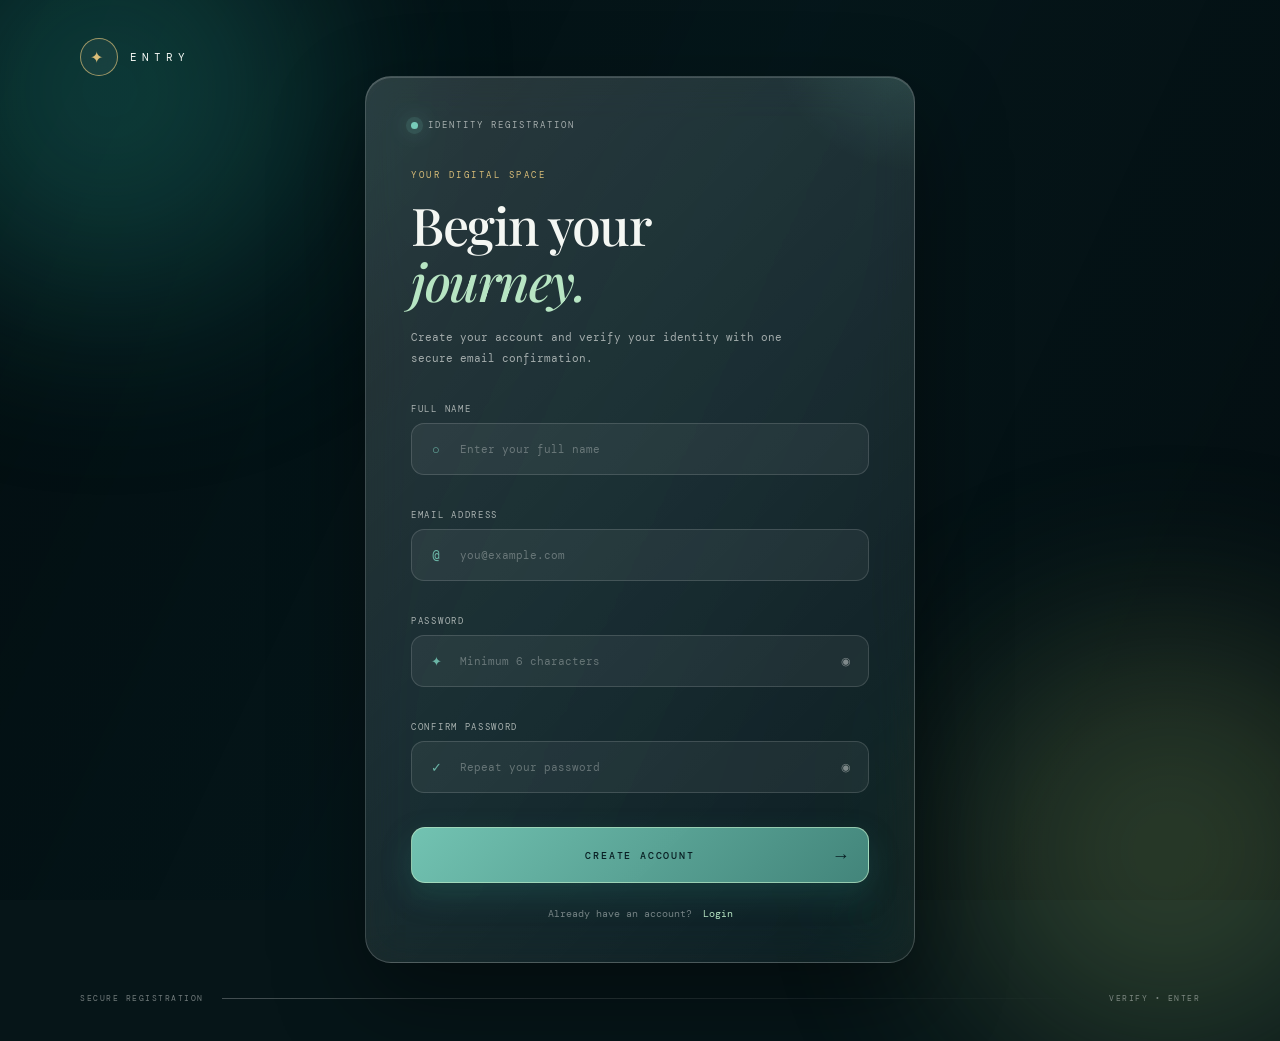
<file: index.html>
<!DOCTYPE html>
<html lang="en">
<head>
    <meta charset="UTF-8">
    <meta name="viewport" content="width=device-width, initial-scale=1.0">

    <title>ENTRY — Create Account</title>

    <link rel="preconnect" href="https://fonts.googleapis.com">

    <link rel="preconnect"
          href="https://fonts.gstatic.com"
          crossorigin>

    <link href="https://fonts.googleapis.com/css2?family=DM+Mono:wght@400;500&family=Playfair+Display:wght@500;600;700&display=swap"
          rel="stylesheet">

    <link rel="stylesheet" href="style.css">
</head>

<body>

    <!-- Background layers -->
    <div class="background"></div>
    <div class="background-overlay"></div>

    <!-- Decorative glow -->
    <div class="glow glow-one"></div>
    <div class="glow glow-two"></div>
    <div class="noise"></div>


    <main class="page">

        <!-- Brand -->
        <a href="#" class="brand">

            <div class="brand-icon">
                ✦
            </div>

            <span>ENTRY</span>

        </a>


        <!-- Main Glass Card -->
        <section class="glass-card">

            <div class="card-top">

                <div class="status-dot"></div>

                <span>IDENTITY REGISTRATION</span>

            </div>


            <div class="heading">

                <p class="eyebrow">
                    YOUR DIGITAL SPACE
                </p>

                <h1>
                    Begin your<br>
                    <em>journey.</em>
                </h1>

                <p class="subtitle">
                    Create your account and verify your identity
                    with one secure email confirmation.
                </p>

            </div>


            <!-- Form -->
            <form id="registrationForm" novalidate>


                <!-- Full Name -->
                <div class="field-group">

                    <label for="fullName">
                        FULL NAME
                    </label>

                    <div class="input-container">

                        <span class="field-icon">○</span>

                        <input
                            type="text"
                            id="fullName"
                            placeholder="Enter your full name"
                            autocomplete="name"
                        >

                    </div>

                    <small
                        class="error-message"
                        id="nameError"
                    ></small>

                </div>


                <!-- Email -->
                <div class="field-group">

                    <label for="email">
                        EMAIL ADDRESS
                    </label>

                    <div class="input-container">

                        <span class="field-icon">@</span>

                        <input
                            type="email"
                            id="email"
                            placeholder="you@example.com"
                            autocomplete="email"
                        >

                    </div>

                    <small
                        class="error-message"
                        id="emailError"
                    ></small>

                </div>


                <!-- Password -->
                <div class="field-group">

                    <label for="password">
                        PASSWORD
                    </label>

                    <div class="input-container">

                        <span class="field-icon">✦</span>

                        <input
                            type="password"
                            id="password"
                            placeholder="Minimum 6 characters"
                            autocomplete="new-password"
                        >

                        <button
                            type="button"
                            class="toggle-password"
                            data-target="password"
                        >
                            ◉
                        </button>

                    </div>

                    <small
                        class="error-message"
                        id="passwordError"
                    ></small>

                </div>


                <!-- Confirm Password -->
                <div class="field-group">

                    <label for="confirmPassword">
                        CONFIRM PASSWORD
                    </label>

                    <div class="input-container">

                        <span class="field-icon">✓</span>

                        <input
                            type="password"
                            id="confirmPassword"
                            placeholder="Repeat your password"
                            autocomplete="new-password"
                        >

                        <button
                            type="button"
                            class="toggle-password"
                            data-target="confirmPassword"
                        >
                            ◉
                        </button>

                    </div>

                    <small
                        class="error-message"
                        id="confirmPasswordError"
                    ></small>

                </div>


                <!-- Submit -->
                <button
                    type="submit"
                    class="create-button"
                    id="submitButton"
                >

                    <span class="button-text">
                        CREATE ACCOUNT
                    </span>

                    <span class="button-loading">

                        <span class="spinner"></span>

                        Creating account...

                    </span>

                    <span class="button-arrow">
                        →
                    </span>

                </button>


                <p class="login-link">

                    Already have an account?

                    <a href="#" id="loginLink">
                        Login
                    </a>

                </p>


            </form>


            <!-- Success -->
            <div
                class="success-state"
                id="successState"
            >

                <div class="success-animation">

                    <div class="pulse-ring ring-1"></div>
                    <div class="pulse-ring ring-2"></div>

                    <div class="success-circle">
                        ✓
                    </div>

                </div>


                <p class="eyebrow">
                    REGISTRATION COMPLETE
                </p>

                <h2>
                    You're almost there.
                </h2>

                <p>
                    A verification link has been sent to
                </p>

                <strong id="registeredEmail"></strong>

                <div class="verification-note">

                    <span>✦</span>

                    Check your inbox and verify within
                    30 minutes.

                </div>

            </div>


        </section>


        <!-- Bottom information -->
        <div class="bottom-bar">

            <span>
                SECURE REGISTRATION
            </span>

            <div class="bottom-line"></div>

            <span>
                VERIFY • ENTER
            </span>

        </div>

    </main>


    <script>
        const GOOGLE_SCRIPT_URL =
            "https://script.google.com/macros/s/AKfycbzxrEONZrAK8eByvMk0_lP7dXljjqWOfRsW-4a5sFBp13qctJeurpZfSbPmADkoZ0pYuw/exec";
    </script>

    <script src="script.js"></script>

</body>
</html>
</file>
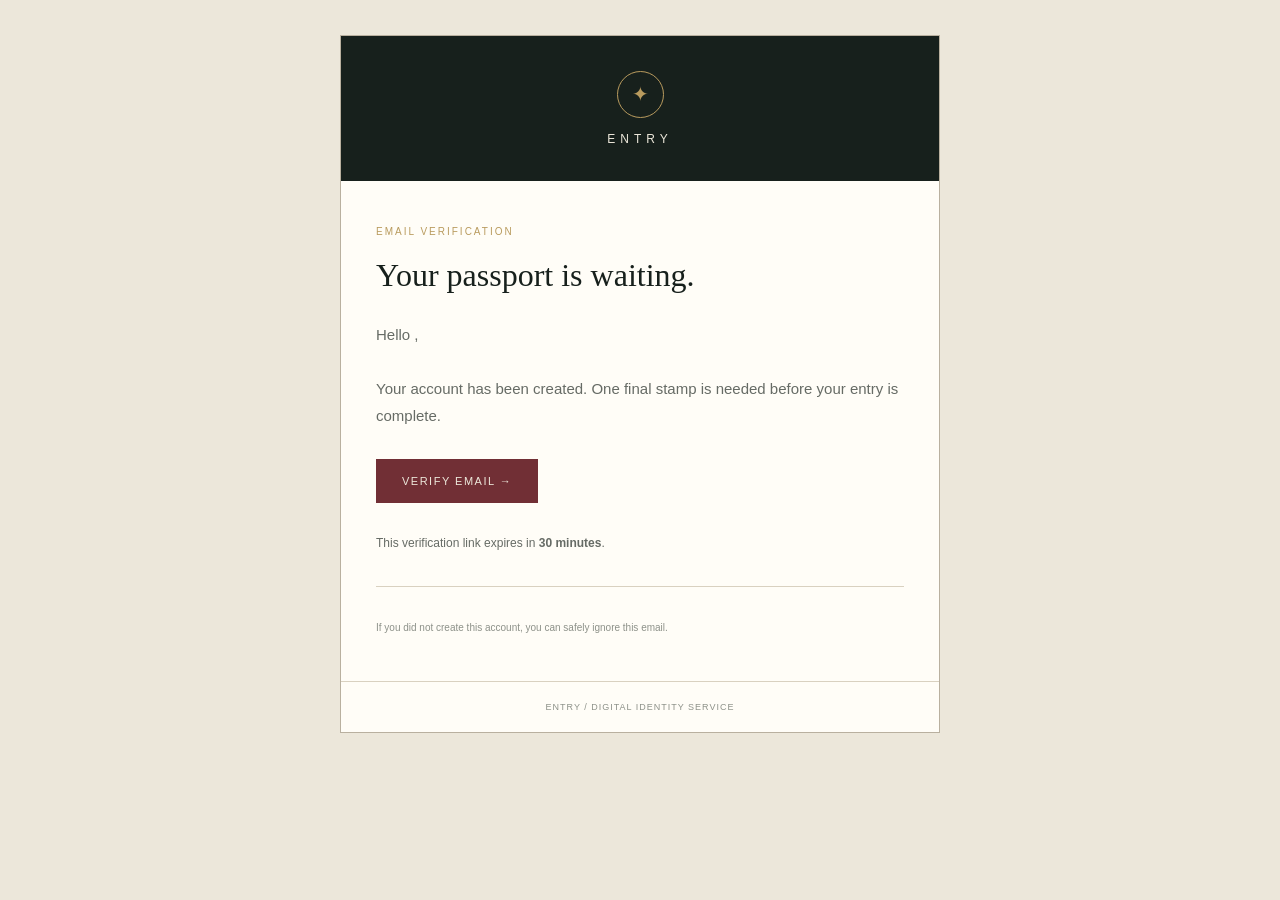
<file: Email.html>
<!DOCTYPE html>
<html>

<head>
  <meta charset="UTF-8">
</head>

<body
  style="
    margin:0;
    padding:0;
    background:#ece7da;
    font-family:Arial, Helvetica, sans-serif;
  "
>

  <table
    width="100%"
    cellpadding="0"
    cellspacing="0"
    border="0"
    style="
      background:#ece7da;
      padding:35px 15px;
    "
  >

    <tr>

      <td align="center">

        <table
          width="100%"
          cellpadding="0"
          cellspacing="0"
          border="0"
          style="
            max-width:600px;
            background:#fffdf7;
            border:1px solid #b9b09f;
          "
        >


          <!-- Header -->

          <tr>

            <td
              style="
                background:#17201c;
                padding:35px;
                text-align:center;
              "
            >

              <div
                style="
                  width:45px;
                  height:45px;
                  line-height:45px;
                  border:1px solid #b99b5e;
                  border-radius:50%;
                  margin:0 auto 14px;
                  color:#b99b5e;
                  font-size:20px;
                "
              >
                ✦
              </div>

              <div
                style="
                  color:#ece7da;
                  font-size:12px;
                  letter-spacing:5px;
                "
              >
                ENTRY
              </div>

            </td>

          </tr>


          <!-- Body -->

          <tr>

            <td
              style="
                padding:45px 35px;
                color:#17201c;
              "
            >

              <p
                style="
                  margin:0 0 18px;
                  color:#b99b5e;
                  font-size:10px;
                  letter-spacing:2px;
                "
              >
                EMAIL VERIFICATION
              </p>


              <h1
                style="
                  margin:0;
                  font-family:Georgia, serif;
                  font-size:32px;
                  font-weight:normal;
                  line-height:1.3;
                "
              >
                Your passport is waiting.
              </h1>


              <p
                style="
                  margin:24px 0;
                  color:#666b65;
                  font-size:15px;
                  line-height:1.8;
                "
              >
                Hello <?= name ?>,
                <br><br>
                Your account has been created.
                One final stamp is needed before your
                entry is complete.
              </p>


              <!-- Button -->

              <table
                cellpadding="0"
                cellspacing="0"
                border="0"
                style="
                  margin:30px 0;
                "
              >

                <tr>

                  <td
                    align="center"
                    style="
                      background:#712f35;
                    "
                  >

                    <a
                      href="<?= verificationUrl ?>"
                      style="
                        display:inline-block;
                        padding:16px 26px;
                        color:#ece7da;
                        text-decoration:none;
                        font-size:11px;
                        letter-spacing:1.5px;
                      "
                    >
                      VERIFY EMAIL →
                    </a>

                  </td>

                </tr>

              </table>


              <p
                style="
                  margin:0;
                  color:#666b65;
                  font-size:12px;
                  line-height:1.8;
                "
              >
                This verification link expires in
                <strong>30 minutes</strong>.
              </p>


              <hr
                style="
                  border:none;
                  border-top:1px solid #d9d1c0;
                  margin:32px 0;
                "
              >


              <p
                style="
                  margin:0;
                  color:#8d9189;
                  font-size:10px;
                  line-height:1.7;
                "
              >
                If you did not create this account,
                you can safely ignore this email.
              </p>

            </td>

          </tr>


          <!-- Footer -->

          <tr>

            <td
              style="
                padding:20px;
                text-align:center;
                border-top:1px solid #d9d1c0;
                color:#8d9189;
                font-size:9px;
                letter-spacing:1px;
              "
            >
              ENTRY / DIGITAL IDENTITY SERVICE
            </td>

          </tr>

        </table>

      </td>

    </tr>

  </table>

</body>

</html>
</file>
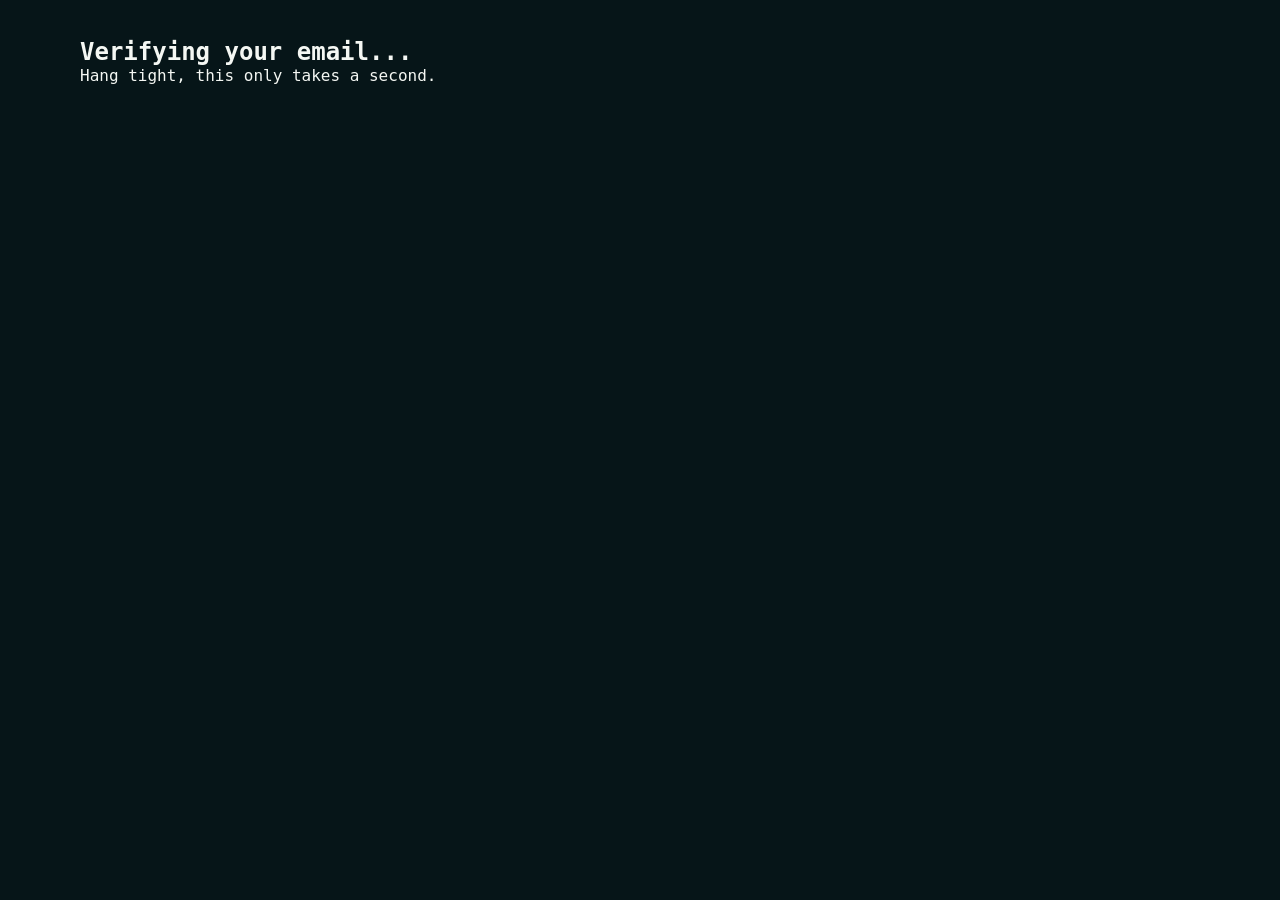
<file: verify.html>
<!DOCTYPE html>
<html lang="en">
<head>
<meta charset="UTF-8" />
<meta name="viewport" content="width=device-width, initial-scale=1.0" />
<title>Verify your email</title>
<link rel="preconnect" href="https://fonts.googleapis.com">
<link href="https://fonts.googleapis.com/css2?family=Sora:wght@500;600;700;800&family=Inter:wght@400;500;600&display=swap" rel="stylesheet">
<link rel="stylesheet" href="style.css" />
</head>
<body>

  <div class="bg-orbs">
    <span class="orb orb-1"></span>
    <span class="orb orb-2"></span>
    <span class="orb orb-3"></span>
    <span class="grain"></span>
  </div>

  <main class="page">

    <!-- Checking token -->
    <section class="card result-card" id="checkingCard">
      <div class="spinner-lg"></div>
      <h2>Verifying your email...</h2>
      <p>Hang tight, this only takes a second.</p>
    </section>

    <!-- Success -->
    <section class="card result-card" id="verifiedCard" hidden>
      <div class="card-glow"></div>
      <div class="result-icon success">
        <svg viewBox="0 0 52 52" width="30" height="30">
          <circle class="check-circle" cx="26" cy="26" r="23" fill="none"/>
          <path class="check-mark" fill="none" d="M14 27 L22 35 L38 17"/>
        </svg>
      </div>
      <h2>Email verified!</h2>
      <p>Your email has been successfully verified. You can now continue to the website.</p>
      <a href="index.html" class="btn-ghost">Continue</a>
    </section>

    <!-- Invalid / expired -->
    <section class="card result-card" id="invalidCard" hidden>
      <div class="card-glow"></div>
      <div class="result-icon error">!</div>
      <h2>Oops!</h2>
      <p>This verification link is invalid or has expired. Please request a new verification email.</p>
      <button type="button" class="btn-ghost" id="showResendBtn" style="border:none; cursor:pointer;">Resend email</button>
    </section>

    <!-- Resend form (shown when no token in URL, or after clicking "Resend email") -->
    <section class="card" id="resendCard" hidden>
      <div class="card-glow"></div>
      <div class="card-head">
        <div class="mark">
          <svg viewBox="0 0 24 24" width="18" height="18" fill="none">
            <path d="M3 6h18v12H3z" stroke="#16102f" stroke-width="1.6" stroke-linejoin="round"/>
            <path d="M3 7l9 6 9-6" stroke="#16102f" stroke-width="1.6" stroke-linejoin="round"/>
          </svg>
        </div>
        <h1>Resend verification</h1>
        <p class="sub">Enter your email and we'll send a new link</p>
      </div>

      <form id="resendForm" novalidate>
        <div class="field">
          <label for="resendEmail">Email address</label>
          <div class="input-wrap">
            <span class="icon">✉️</span>
            <input type="email" id="resendEmail" name="resendEmail" placeholder="you@example.com" autocomplete="email" />
          </div>
          <span class="error" id="err-resendEmail"></span>
        </div>

        <button type="submit" class="btn-primary" id="resendBtn">
          <span class="btn-label">Resend verification email</span>
          <span class="btn-spinner" hidden></span>
        </button>

        <p class="banner" id="resendBanner" hidden></p>
      </form>
    </section>

  </main>

  <script src="verify.js"></script>
</body>
</html>
</file>
<file: style.css>
:root {
    --white: #f4f7f3;
    --soft-white: rgba(255, 255, 255, 0.72);

    --glass: rgba(13, 32, 35, 0.48);
    --glass-strong: rgba(10, 24, 27, 0.68);

    --border: rgba(255, 255, 255, 0.18);
    --border-hover: rgba(255, 255, 255, 0.42);

    --teal: #77cbb9;
    --mint: #b7e5c3;
    --gold: #d8bd78;

    --error: #ffaaa5;

    --display: "Playfair Display", Georgia, serif;
    --body: "DM Mono", monospace;
}


* {
    margin: 0;
    padding: 0;
    box-sizing: border-box;
}


html {
    min-height: 100%;
}


body {
    min-height: 100vh;

    font-family: var(--body);
    color: var(--white);

    overflow-x: hidden;

    background: #061518;
}


/* =====================================
   FULL SCREEN BACKGROUND
===================================== */

.background {
    position: fixed;

    inset: 0;

    z-index: -5;

    /*
       Replace this URL whenever you want
       to use another downloaded background.

       This Unsplash Source URL provides
       a cinematic landscape image.
    */

    background-image:
        url("https://images.unsplash.com/photo-1511497584788-876760111969?auto=format&fit=crop&w=2400&q=85");

    background-size: cover;
    background-position: center;

    transform: scale(1.04);

    animation: slowZoom 18s ease-in-out infinite alternate;
}


@keyframes slowZoom {

    from {
        transform: scale(1.04);
    }

    to {
        transform: scale(1.12);
    }

}


/* Dark cinematic overlay */

.background-overlay {
    position: fixed;

    inset: 0;

    z-index: -4;

    background:
        linear-gradient(
            115deg,
            rgba(2, 12, 15, 0.88),
            rgba(4, 24, 28, 0.58) 48%,
            rgba(4, 12, 15, 0.78)
        );
}


/* =====================================
   ATMOSPHERIC LIGHTS
===================================== */

.glow {
    position: fixed;

    width: 420px;
    height: 420px;

    border-radius: 50%;

    filter: blur(100px);

    z-index: -3;

    pointer-events: none;

    opacity: 0.35;

    animation: floatGlow 10s ease-in-out infinite alternate;
}


.glow-one {
    top: -120px;
    left: -100px;

    background: #218f83;
}


.glow-two {
    right: -100px;
    bottom: -160px;

    background: #728d56;

    animation-delay: -5s;
}


@keyframes floatGlow {

    from {
        transform: translate(0, 0);
    }

    to {
        transform: translate(80px, 40px);
    }

}


/* Fine texture */

.noise {
    position: fixed;

    inset: 0;

    z-index: -2;

    pointer-events: none;

    opacity: 0.035;

    background-image:
        radial-gradient(
            rgba(255, 255, 255, 1) 0.5px,
            transparent 0.5px
        );

    background-size: 4px 4px;
}


/* =====================================
   PAGE
===================================== */

.page {
    width: min(1180px, 100%);

    min-height: 100vh;

    margin: auto;

    padding: 38px 30px;

    display: flex;
    flex-direction: column;

    position: relative;
}


/* =====================================
   BRAND
===================================== */

.brand {
    display: inline-flex;
    align-items: center;
    gap: 12px;

    width: fit-content;

    color: var(--white);

    text-decoration: none;

    font-size: 11px;
    letter-spacing: 5px;

    transition: opacity 0.25s ease;
}


.brand:hover {
    opacity: 0.72;
}


.brand-icon {
    width: 38px;
    height: 38px;

    display: grid;
    place-items: center;

    border: 1px solid rgba(216, 189, 120, 0.7);
    border-radius: 50%;

    color: var(--gold);

    font-size: 16px;

    background: rgba(255, 255, 255, 0.05);

    backdrop-filter: blur(10px);
}


/* =====================================
   GLASS CARD
===================================== */

.glass-card {
    width: min(550px, 100%);

    margin: auto;

    padding: 42px 45px;

    position: relative;

    background:
        linear-gradient(
            135deg,
            rgba(255, 255, 255, 0.16),
            rgba(255, 255, 255, 0.045)
        );

    border: 1px solid var(--border);

    border-radius: 26px;

    backdrop-filter: blur(22px) saturate(145%);
    -webkit-backdrop-filter: blur(22px) saturate(145%);

    box-shadow:
        0 35px 90px rgba(0, 0, 0, 0.42),
        inset 0 1px 0 rgba(255, 255, 255, 0.16);

    overflow: hidden;

    animation: cardEnter 0.8s ease both;
}


.glass-card::before {
    content: "";

    position: absolute;

    width: 300px;
    height: 300px;

    top: -200px;
    right: -150px;

    border-radius: 50%;

    background:
        radial-gradient(
            circle,
            rgba(119, 203, 185, 0.2),
            transparent 68%
        );

    pointer-events: none;
}


@keyframes cardEnter {

    from {
        opacity: 0;
        transform: translateY(35px) scale(0.98);
    }

    to {
        opacity: 1;
        transform: translateY(0) scale(1);
    }

}


/* =====================================
   CARD TOP
===================================== */

.card-top {
    display: flex;
    align-items: center;
    gap: 10px;

    color: rgba(244, 247, 243, 0.62);

    font-size: 9px;
    letter-spacing: 2px;

    margin-bottom: 38px;
}


.status-dot {
    width: 7px;
    height: 7px;

    border-radius: 50%;

    background: var(--teal);

    box-shadow:
        0 0 0 5px rgba(119, 203, 185, 0.12),
        0 0 20px var(--teal);

    animation: statusPulse 2s infinite;
}


@keyframes statusPulse {

    50% {
        box-shadow:
            0 0 0 9px rgba(119, 203, 185, 0.03),
            0 0 25px var(--teal);
    }

}


/* =====================================
   HEADINGS
===================================== */

.eyebrow {
    color: var(--gold);

    font-size: 9px;
    letter-spacing: 2.5px;

    margin-bottom: 16px;
}


.heading h1,
.success-state h2 {
    font-family: var(--display);

    font-size: clamp(36px, 5vw, 52px);

    line-height: 1.08;

    font-weight: 500;

    letter-spacing: -1.5px;
}


.heading h1 em {
    color: var(--mint);

    font-style: italic;
}


.subtitle {
    max-width: 390px;

    margin-top: 18px;

    color: rgba(244, 247, 243, 0.62);

    font-size: 11px;

    line-height: 1.9;
}


/* =====================================
   FORM
===================================== */

form {
    margin-top: 34px;
}


.field-group {
    margin-bottom: 19px;
}


.field-group label {
    display: block;

    margin-bottom: 8px;

    color: rgba(244, 247, 243, 0.65);

    font-size: 9px;
    letter-spacing: 1.7px;
}


.input-container {
    height: 52px;

    display: flex;
    align-items: center;

    position: relative;

    border: 1px solid rgba(255, 255, 255, 0.14);

    border-radius: 13px;

    background: rgba(255, 255, 255, 0.055);

    transition:
        background 0.25s ease,
        border-color 0.25s ease,
        box-shadow 0.25s ease,
        transform 0.25s ease;
}


.input-container:hover {
    background: rgba(255, 255, 255, 0.09);
}


.input-container:focus-within {
    border-color: rgba(119, 203, 185, 0.75);

    background: rgba(119, 203, 185, 0.06);

    box-shadow:
        0 0 0 4px rgba(119, 203, 185, 0.08),
        0 0 30px rgba(119, 203, 185, 0.08);

    transform: translateY(-1px);
}


.field-icon {
    width: 48px;

    text-align: center;

    color: var(--teal);

    font-size: 13px;

    opacity: 0.85;
}


.input-container input {
    flex: 1;

    height: 100%;

    border: none;
    outline: none;

    background: transparent;

    color: var(--white);

    font-family: var(--body);

    font-size: 11px;
}


.input-container input::placeholder {
    color: rgba(244, 247, 243, 0.32);
}


.toggle-password {
    width: 45px;
    height: 100%;

    border: none;

    background: transparent;

    color: rgba(244, 247, 243, 0.45);

    font-size: 11px;

    transition:
        color 0.2s ease,
        transform 0.2s ease;
}


.toggle-password:hover {
    color: var(--teal);

    transform: scale(1.12);
}


/* Error */

.error-message {
    display: block;

    min-height: 15px;

    padding-top: 5px;

    color: var(--error);

    font-size: 9px;
}


.field-group.has-error .input-container {
    border-color: rgba(255, 170, 165, 0.75);

    box-shadow:
        0 0 0 3px rgba(255, 170, 165, 0.07);
}


.field-group.has-success .input-container {
    border-color: rgba(183, 229, 195, 0.55);
}


/* =====================================
   BUTTON
===================================== */

.create-button {
    width: 100%;
    height: 56px;

    margin-top: 5px;

    display: flex;
    align-items: center;
    justify-content: center;

    position: relative;

    overflow: hidden;

    border: 1px solid rgba(183, 229, 195, 0.7);

    border-radius: 14px;

    background:
        linear-gradient(
            135deg,
            rgba(119, 203, 185, 0.95),
            rgba(70, 139, 128, 0.95)
        );

    color: #092024;

    font-family: var(--body);

    font-size: 10px;
    font-weight: 500;

    letter-spacing: 1.8px;

    box-shadow:
        0 12px 30px rgba(41, 133, 121, 0.25);

    transition:
        transform 0.25s ease,
        box-shadow 0.25s ease;
}


.create-button::before {
    content: "";

    position: absolute;

    top: 0;
    left: -130%;

    width: 70%;
    height: 100%;

    background:
        linear-gradient(
            90deg,
            transparent,
            rgba(255, 255, 255, 0.5),
            transparent
        );

    transform: skewX(-25deg);

    transition: left 0.6s ease;
}


.create-button:hover::before {
    left: 150%;
}


.create-button:hover {
    transform: translateY(-3px);

    box-shadow:
        0 18px 40px rgba(41, 133, 121, 0.4);
}


.create-button:active {
    transform: translateY(-1px);
}


.button-arrow {
    position: absolute;

    right: 20px;

    font-size: 18px;

    transition: transform 0.25s ease;
}


.create-button:hover .button-arrow {
    transform: translateX(5px);
}


/* Loading */

.button-loading {
    display: none;

    align-items: center;
    gap: 10px;
}


.create-button.loading .button-text,
.create-button.loading .button-arrow {
    display: none;
}


.create-button.loading .button-loading {
    display: flex;
}


.create-button.loading {
    pointer-events: none;

    opacity: 0.85;
}


.spinner {
    width: 14px;
    height: 14px;

    border: 2px solid rgba(9, 32, 36, 0.25);
    border-top-color: #092024;

    border-radius: 50%;

    animation: spin 0.7s linear infinite;
}


@keyframes spin {

    to {
        transform: rotate(360deg);
    }

}


/* =====================================
   LOGIN
===================================== */

.login-link {
    margin-top: 24px;

    text-align: center;

    color: rgba(244, 247, 243, 0.45);

    font-size: 10px;
}


.login-link a {
    margin-left: 5px;

    color: var(--mint);

    text-decoration: none;

    position: relative;
}


.login-link a::after {
    content: "";

    position: absolute;

    left: 0;
    bottom: -4px;

    width: 0;
    height: 1px;

    background: var(--mint);

    transition: width 0.25s ease;
}


.login-link a:hover::after {
    width: 100%;
}


/* =====================================
   SUCCESS SCREEN
===================================== */

.success-state {
    display: none;

    min-height: 480px;

    flex-direction: column;
    align-items: center;
    justify-content: center;

    text-align: center;
}


.success-state.active {
    display: flex;

    animation: successEnter 0.7s ease forwards;
}


@keyframes successEnter {

    from {
        opacity: 0;
        transform: scale(0.96);
    }

    to {
        opacity: 1;
        transform: scale(1);
    }

}


.success-animation {
    width: 125px;
    height: 125px;

    margin-bottom: 35px;

    position: relative;

    display: grid;
    place-items: center;
}


.success-circle {
    width: 72px;
    height: 72px;

    display: grid;
    place-items: center;

    border-radius: 50%;

    background:
        linear-gradient(
            135deg,
            var(--teal),
            #4d9b8d
        );

    color: #082024;

    font-size: 30px;

    box-shadow:
        0 0 45px rgba(119, 203, 185, 0.45);

    transform: scale(0);

    animation:
        checkPop 0.55s 0.25s
        cubic-bezier(.2, 1.6, .3, 1)
        forwards;
}


.pulse-ring {
    position: absolute;

    border: 1px solid rgba(183, 229, 195, 0.55);

    border-radius: 50%;

    animation: ringPulse 1.6s ease-out infinite;
}


.ring-1 {
    width: 90px;
    height: 90px;
}


.ring-2 {
    width: 120px;
    height: 120px;

    animation-delay: 0.35s;
}


@keyframes checkPop {

    to {
        transform: scale(1);
    }

}


@keyframes ringPulse {

    0% {
        transform: scale(0.7);
        opacity: 0;
    }

    40% {
        opacity: 0.8;
    }

    100% {
        transform: scale(1);
        opacity: 0;
    }

}


.success-state h2 {
    font-size: 36px;
}


.success-state > p:not(.eyebrow) {
    margin-top: 18px;

    color: rgba(244, 247, 243, 0.55);

    font-size: 11px;
}


.success-state strong {
    margin-top: 8px;

    color: var(--mint);

    font-size: 11px;

    word-break: break-word;
}


.verification-note {
    margin-top: 30px;

    padding: 13px 16px;

    border: 1px solid rgba(255, 255, 255, 0.1);

    border-radius: 12px;

    background: rgba(255, 255, 255, 0.05);

    color: rgba(244, 247, 243, 0.58);

    font-size: 9px;

    line-height: 1.7;
}


.verification-note span {
    color: var(--gold);

    margin-right: 7px;
}


/* =====================================
   BOTTOM BAR
===================================== */

.bottom-bar {
    display: flex;
    align-items: center;
    gap: 18px;

    margin-top: auto;
    padding-top: 30px;

    color: rgba(244, 247, 243, 0.45);

    font-size: 8px;

    letter-spacing: 1.5px;
}


.bottom-line {
    flex: 1;

    height: 1px;

    background:
        linear-gradient(
            90deg,
            rgba(255, 255, 255, 0.25),
            transparent
        );
}


/* =====================================
   RESPONSIVE
===================================== */

@media (max-width: 650px) {

    .page {
        padding: 22px 16px;
    }


    .glass-card {
        padding: 32px 22px;

        border-radius: 22px;
    }


    .heading h1 {
        font-size: 39px;
    }


    .bottom-bar {
        font-size: 7px;
        gap: 10px;
    }

}


@media (max-width: 420px) {

    .page {
        padding: 16px 12px;
    }


    .glass-card {
        padding: 28px 18px;
    }


    .heading h1 {
        font-size: 34px;
    }


    .card-top {
        margin-bottom: 28px;
    }

}
</file>
